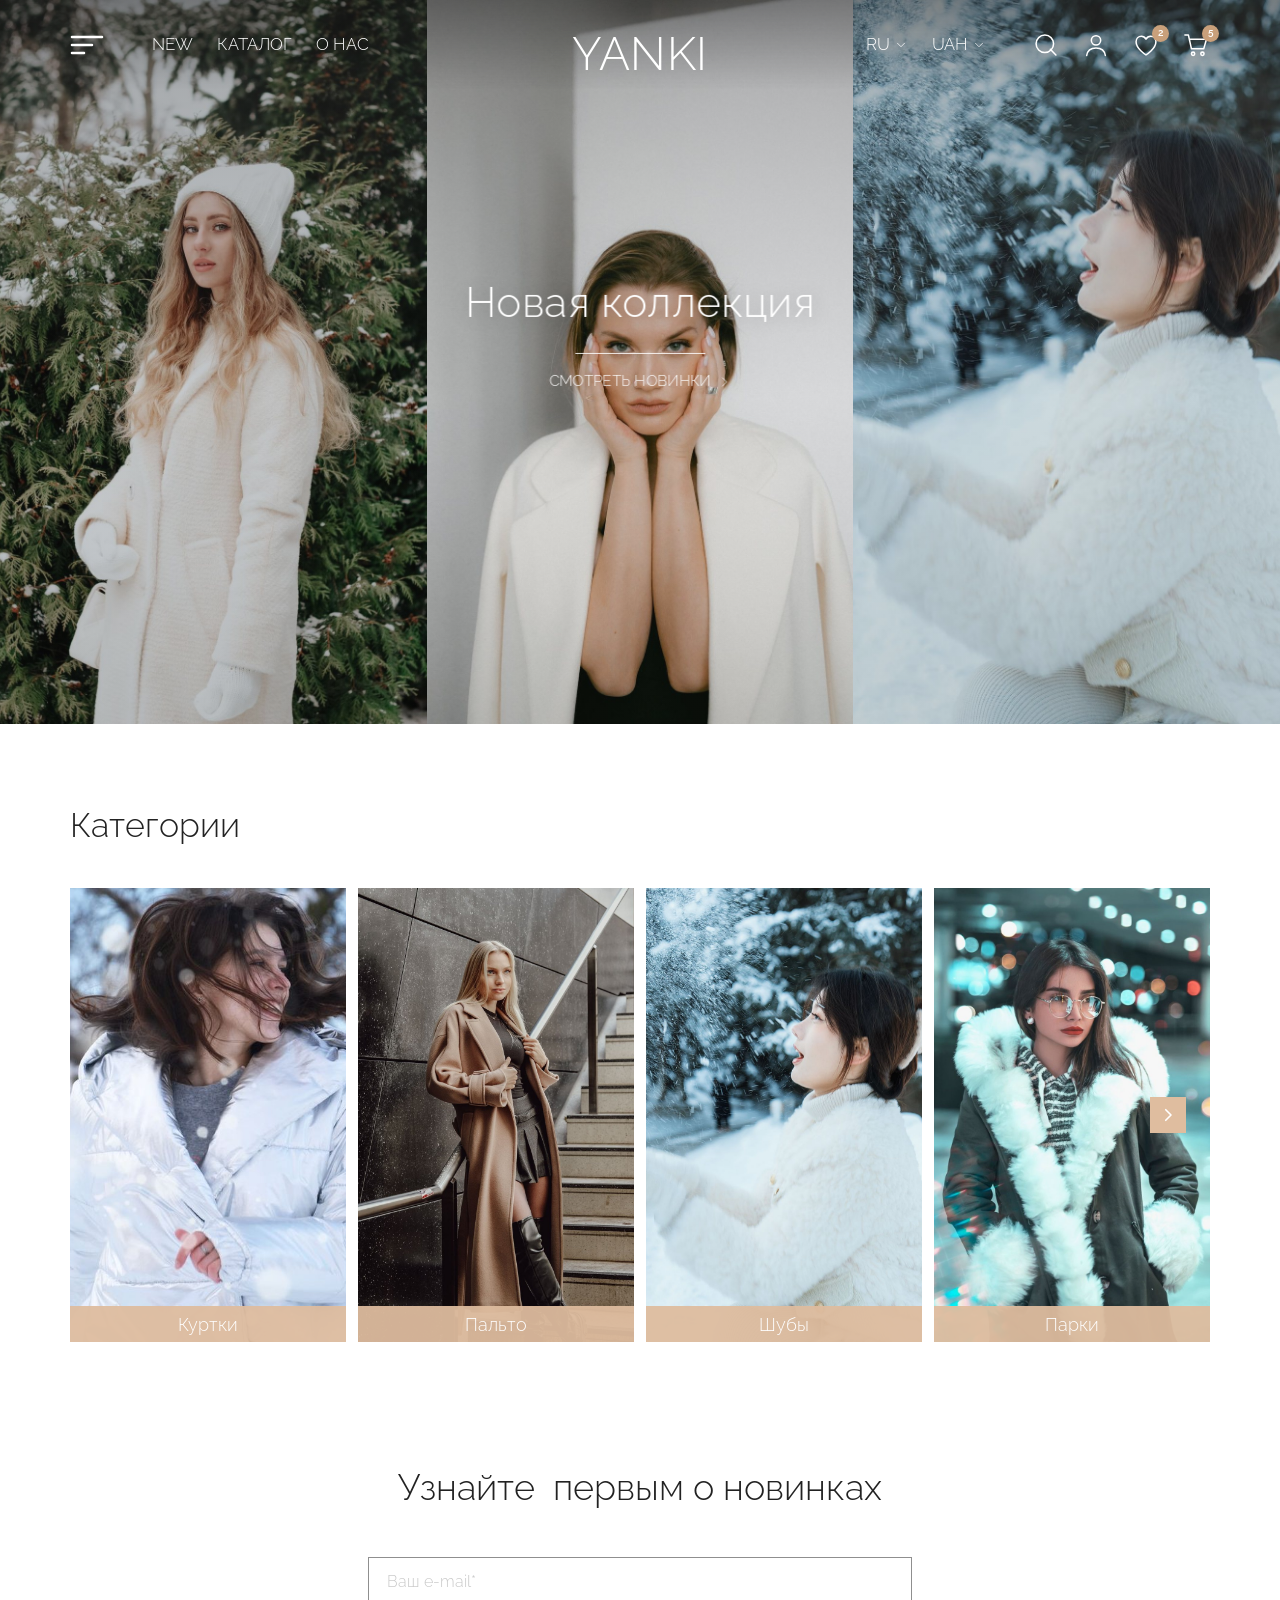
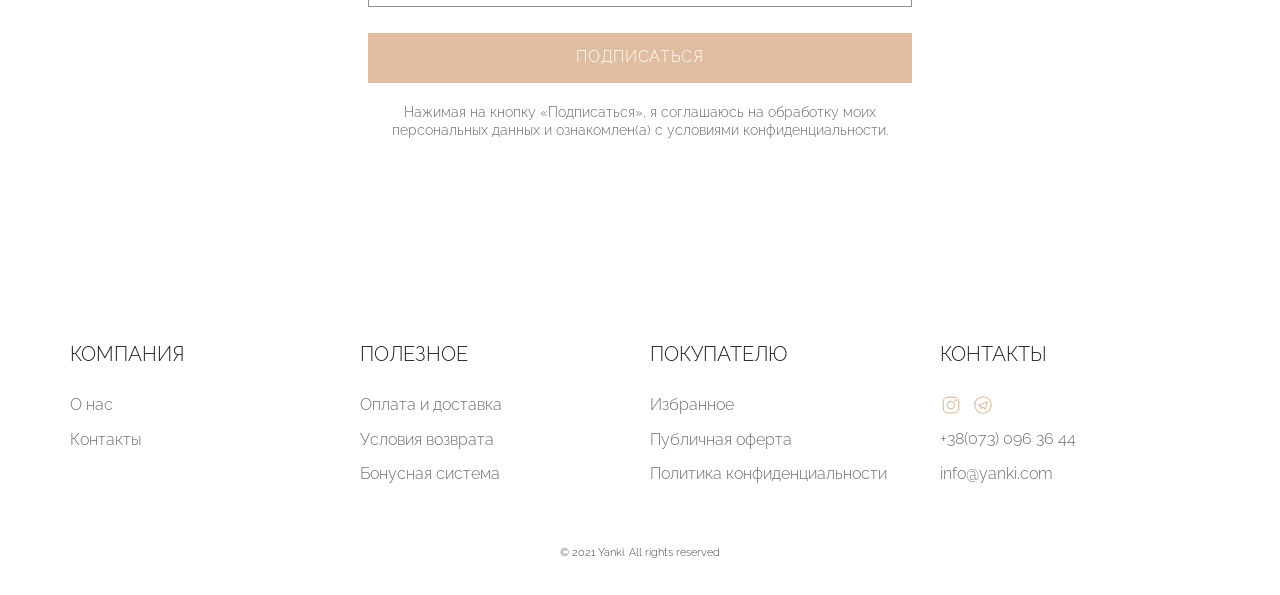
<file: index.html>
<!doctype html>
<html lang="ru">
<head>
  <meta charset="utf-8">
  <meta name="viewport" content="width=device-width, initial-scale=1">
  <meta name="theme-color" content="#dfbd9f">
  <title>YANKI — верхняя одежда для женщин</title>
  <link rel="icon" href="data:image/svg+xml,%3Csvg xmlns='http://www.w3.org/2000/svg' viewBox='0 0 32 32'%3E%3Crect width='32' height='32' fill='%23dfbd9f'/%3E%3Ctext x='16' y='23' font-size='20' text-anchor='middle' fill='%23fff' font-family='serif'%3EY%3C/text%3E%3C/svg%3E">
  <link rel="stylesheet" href="css/styles.css">
</head>
<body data-page="home" data-hero>
  <div id="hdr-slot"></div>
  <main id="page"></main>
  <div id="ftr-slot"></div>
  <script src="js/data.js"></script>
  <script src="js/store.js"></script>
  <script src="js/app.js"></script>
  <script src="js/pages.js"></script>
</body>
</html>
</file>
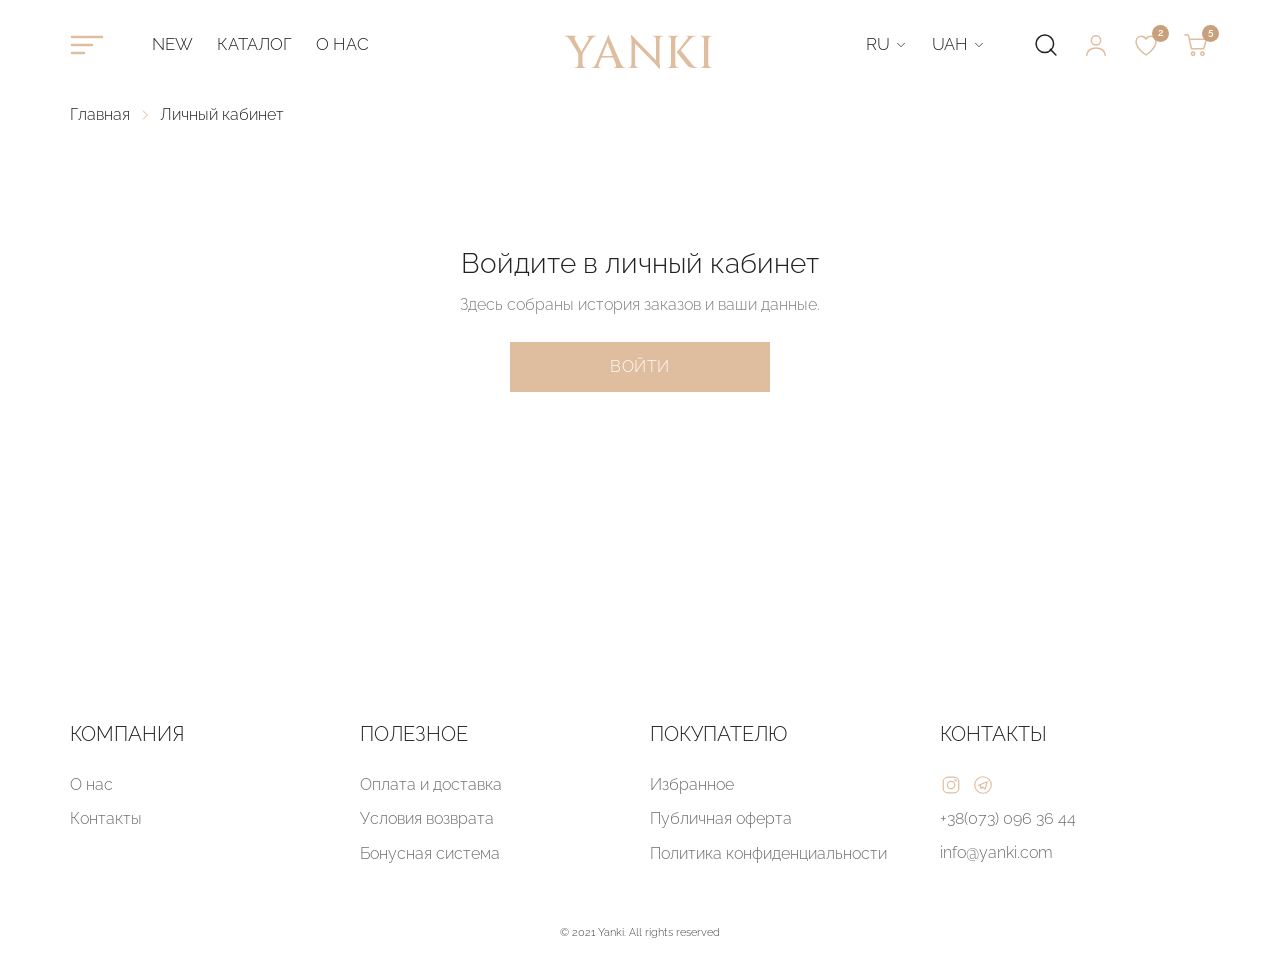
<file: account.html>
<!doctype html>
<html lang="ru">
<head>
  <meta charset="utf-8">
  <meta name="viewport" content="width=device-width, initial-scale=1">
  <meta name="theme-color" content="#dfbd9f">
  <title>Личный кабинет — YANKI</title>
  <link rel="icon" href="data:image/svg+xml,%3Csvg xmlns='http://www.w3.org/2000/svg' viewBox='0 0 32 32'%3E%3Crect width='32' height='32' fill='%23dfbd9f'/%3E%3Ctext x='16' y='23' font-size='20' text-anchor='middle' fill='%23fff' font-family='serif'%3EY%3C/text%3E%3C/svg%3E">
  <link rel="stylesheet" href="css/styles.css">
</head>
<body data-page="account">
  <div id="hdr-slot"></div>
  <main id="page"></main>
  <div id="ftr-slot"></div>
  <script src="js/data.js"></script>
  <script src="js/store.js"></script>
  <script src="js/app.js"></script>
  <script src="js/pages.js"></script>
</body>
</html>
</file>
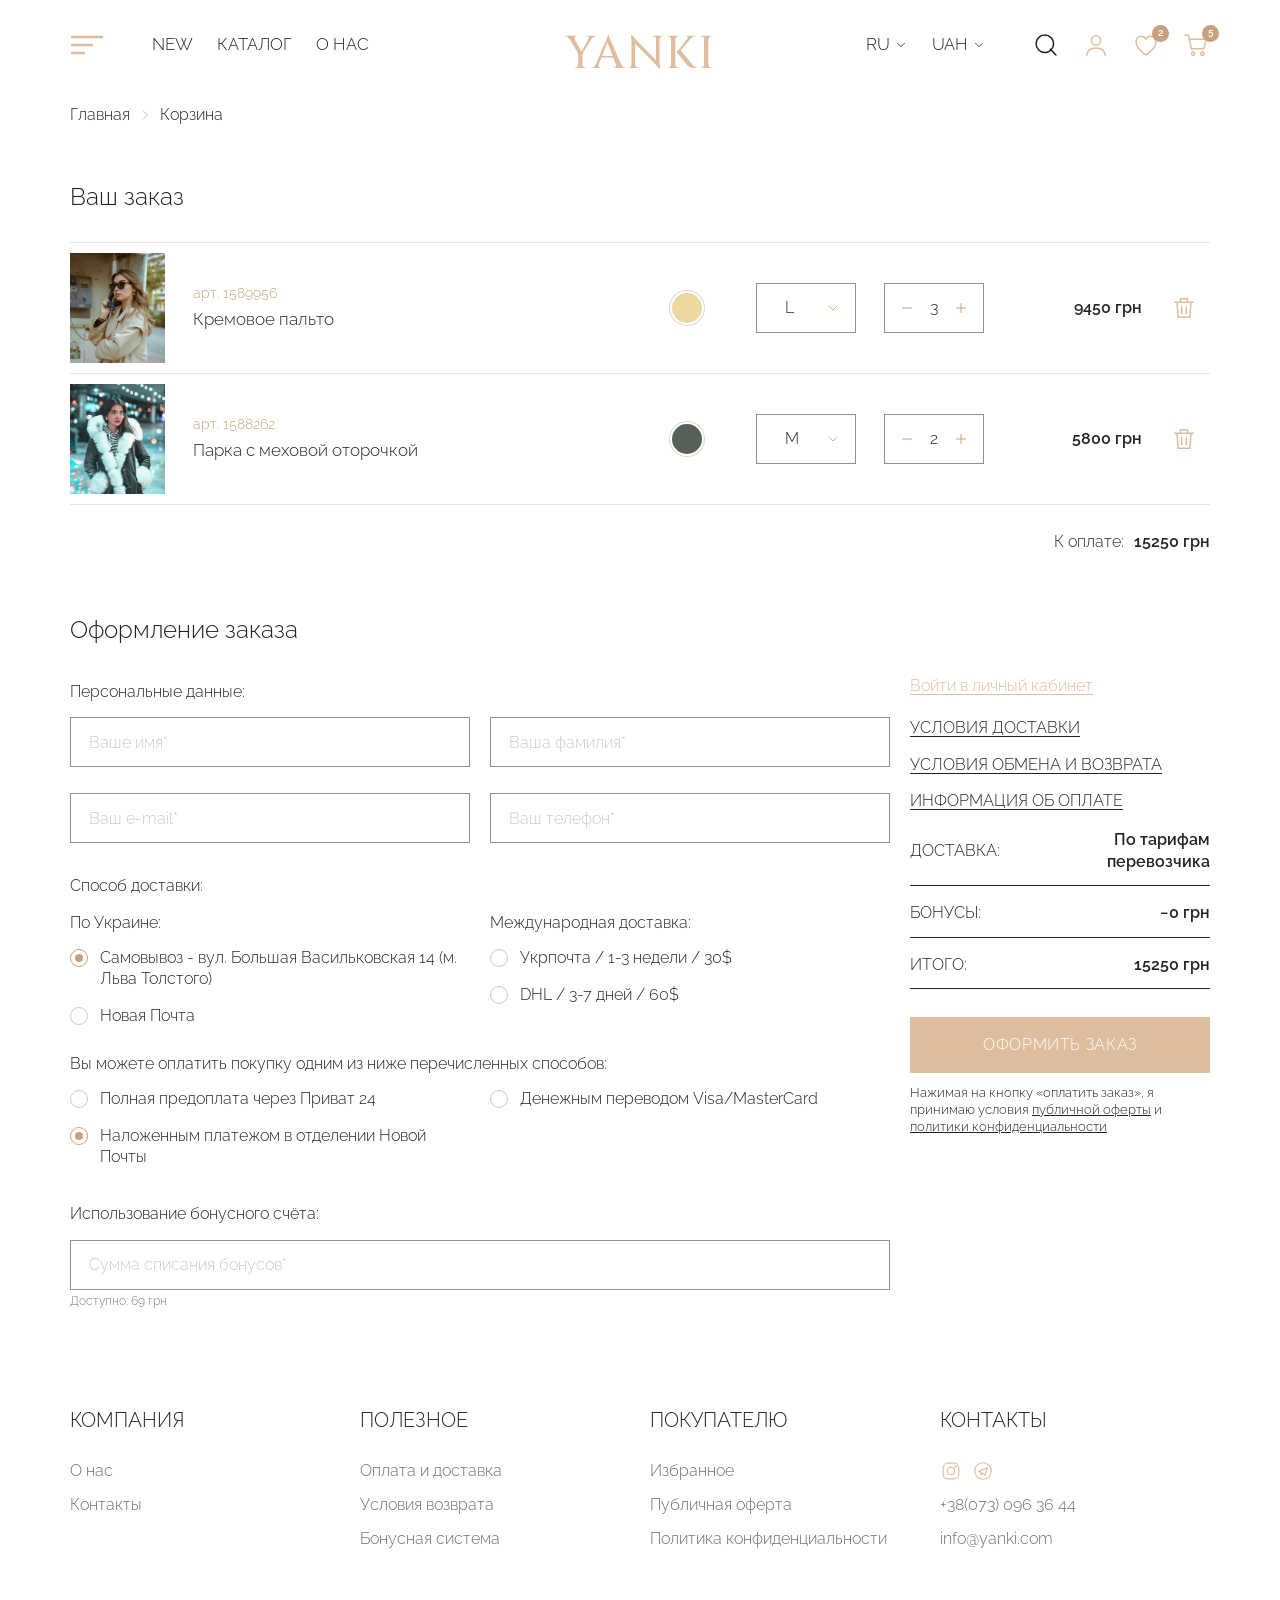
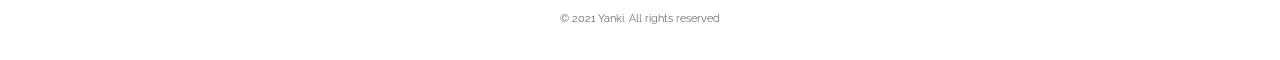
<file: cart.html>
<!doctype html>
<html lang="ru">
<head>
  <meta charset="utf-8">
  <meta name="viewport" content="width=device-width, initial-scale=1">
  <meta name="theme-color" content="#dfbd9f">
  <title>Корзина — YANKI</title>
  <link rel="icon" href="data:image/svg+xml,%3Csvg xmlns='http://www.w3.org/2000/svg' viewBox='0 0 32 32'%3E%3Crect width='32' height='32' fill='%23dfbd9f'/%3E%3Ctext x='16' y='23' font-size='20' text-anchor='middle' fill='%23fff' font-family='serif'%3EY%3C/text%3E%3C/svg%3E">
  <link rel="stylesheet" href="css/styles.css">
</head>
<body data-page="cart">
  <div id="hdr-slot"></div>
  <main id="page"></main>
  <div id="ftr-slot"></div>
  <script src="js/data.js"></script>
  <script src="js/store.js"></script>
  <script src="js/app.js"></script>
  <script src="js/pages.js"></script>
</body>
</html>
</file>
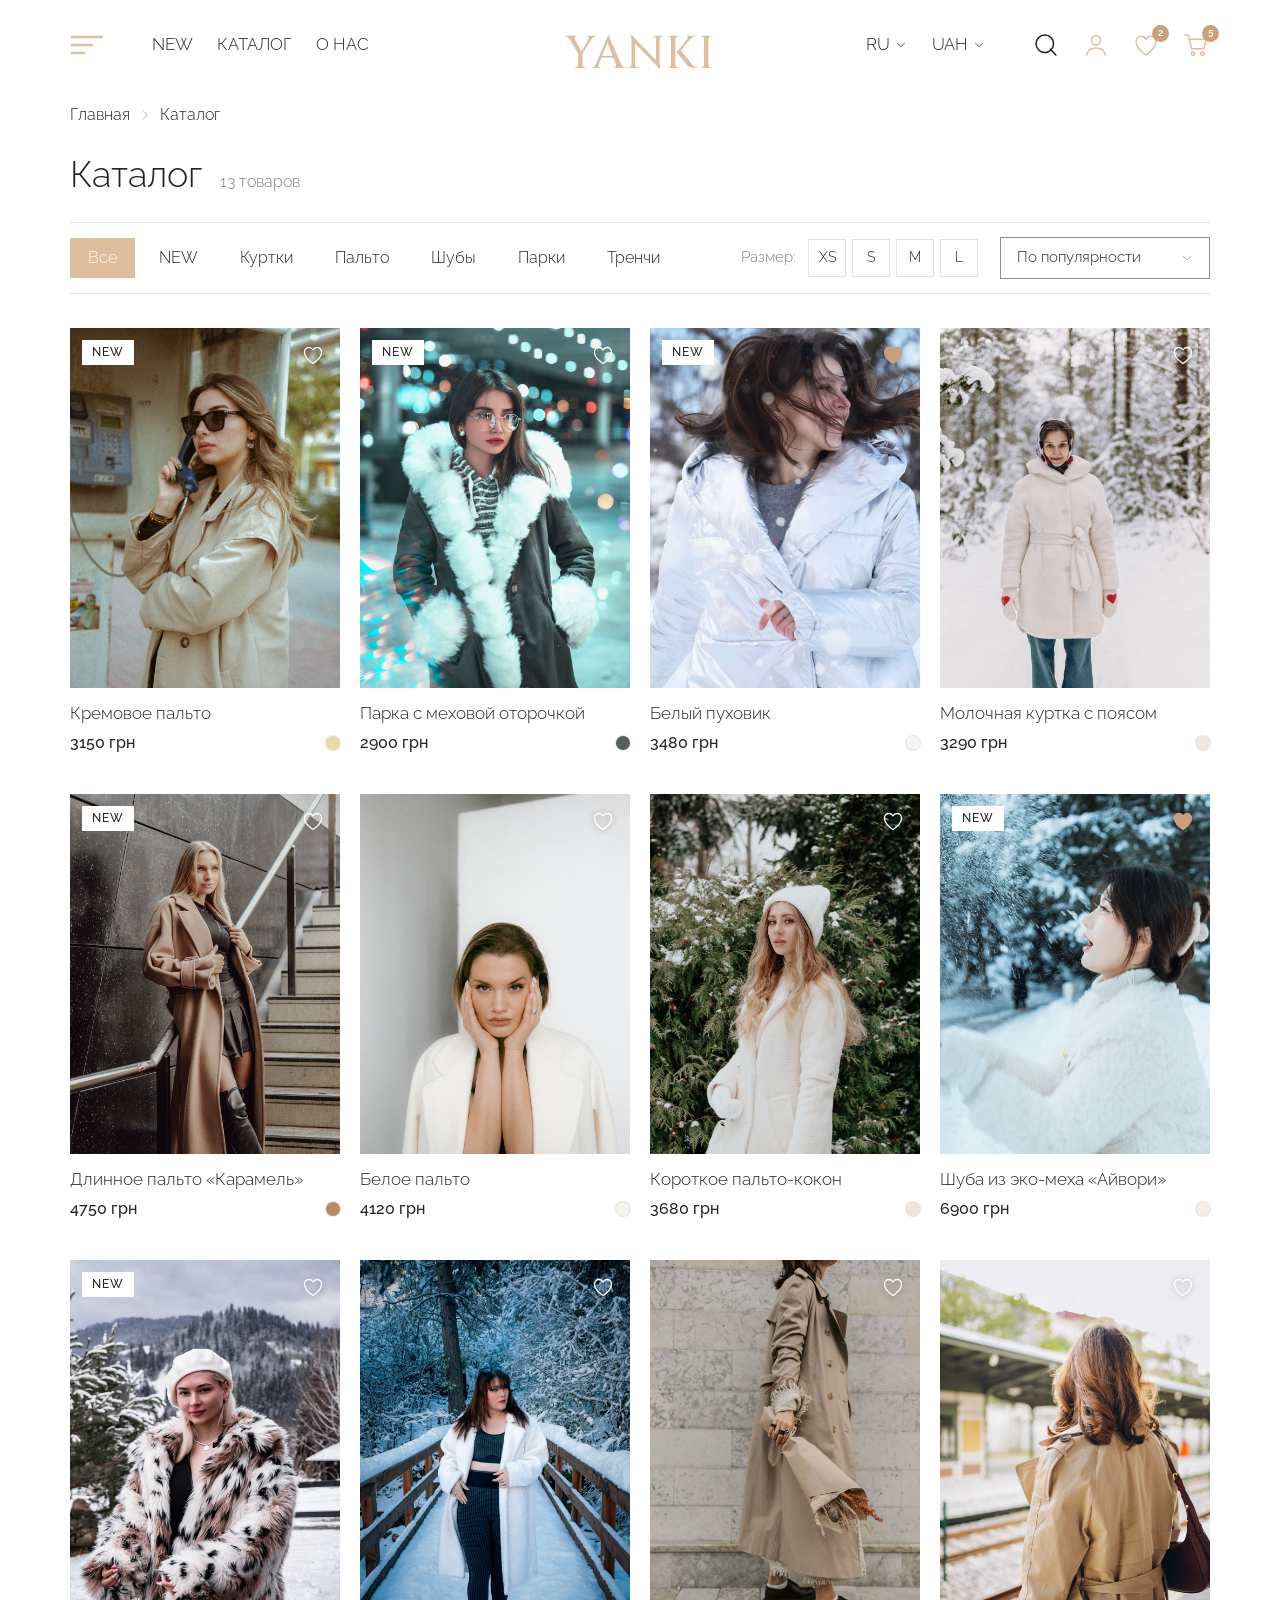
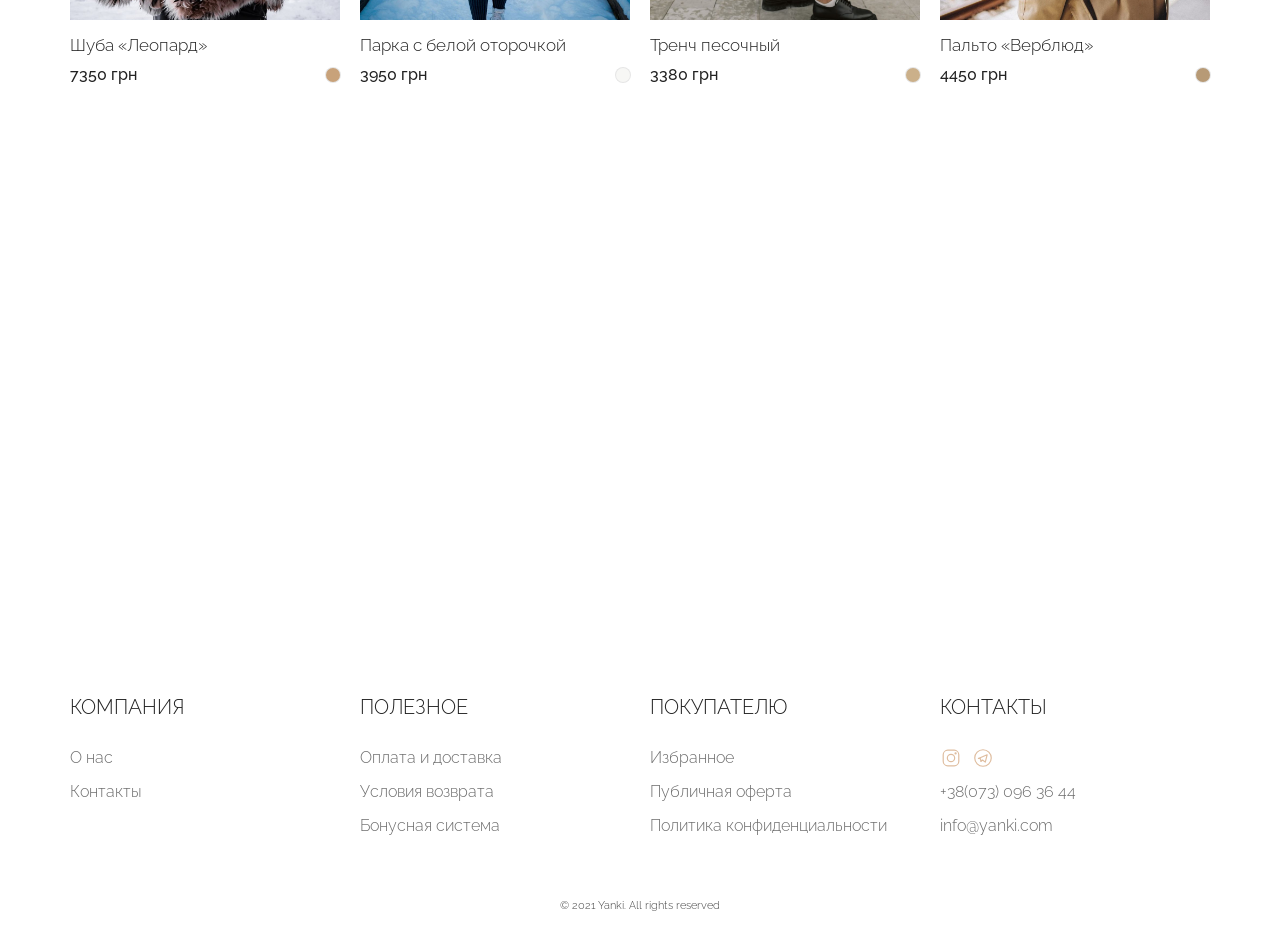
<file: catalog.html>
<!doctype html>
<html lang="ru">
<head>
  <meta charset="utf-8">
  <meta name="viewport" content="width=device-width, initial-scale=1">
  <meta name="theme-color" content="#dfbd9f">
  <title>Каталог — YANKI</title>
  <link rel="icon" href="data:image/svg+xml,%3Csvg xmlns='http://www.w3.org/2000/svg' viewBox='0 0 32 32'%3E%3Crect width='32' height='32' fill='%23dfbd9f'/%3E%3Ctext x='16' y='23' font-size='20' text-anchor='middle' fill='%23fff' font-family='serif'%3EY%3C/text%3E%3C/svg%3E">
  <link rel="stylesheet" href="css/styles.css">
</head>
<body data-page="catalog">
  <div id="hdr-slot"></div>
  <main id="page"></main>
  <div id="ftr-slot"></div>
  <script src="js/data.js"></script>
  <script src="js/store.js"></script>
  <script src="js/app.js"></script>
  <script src="js/pages.js"></script>
</body>
</html>
</file>
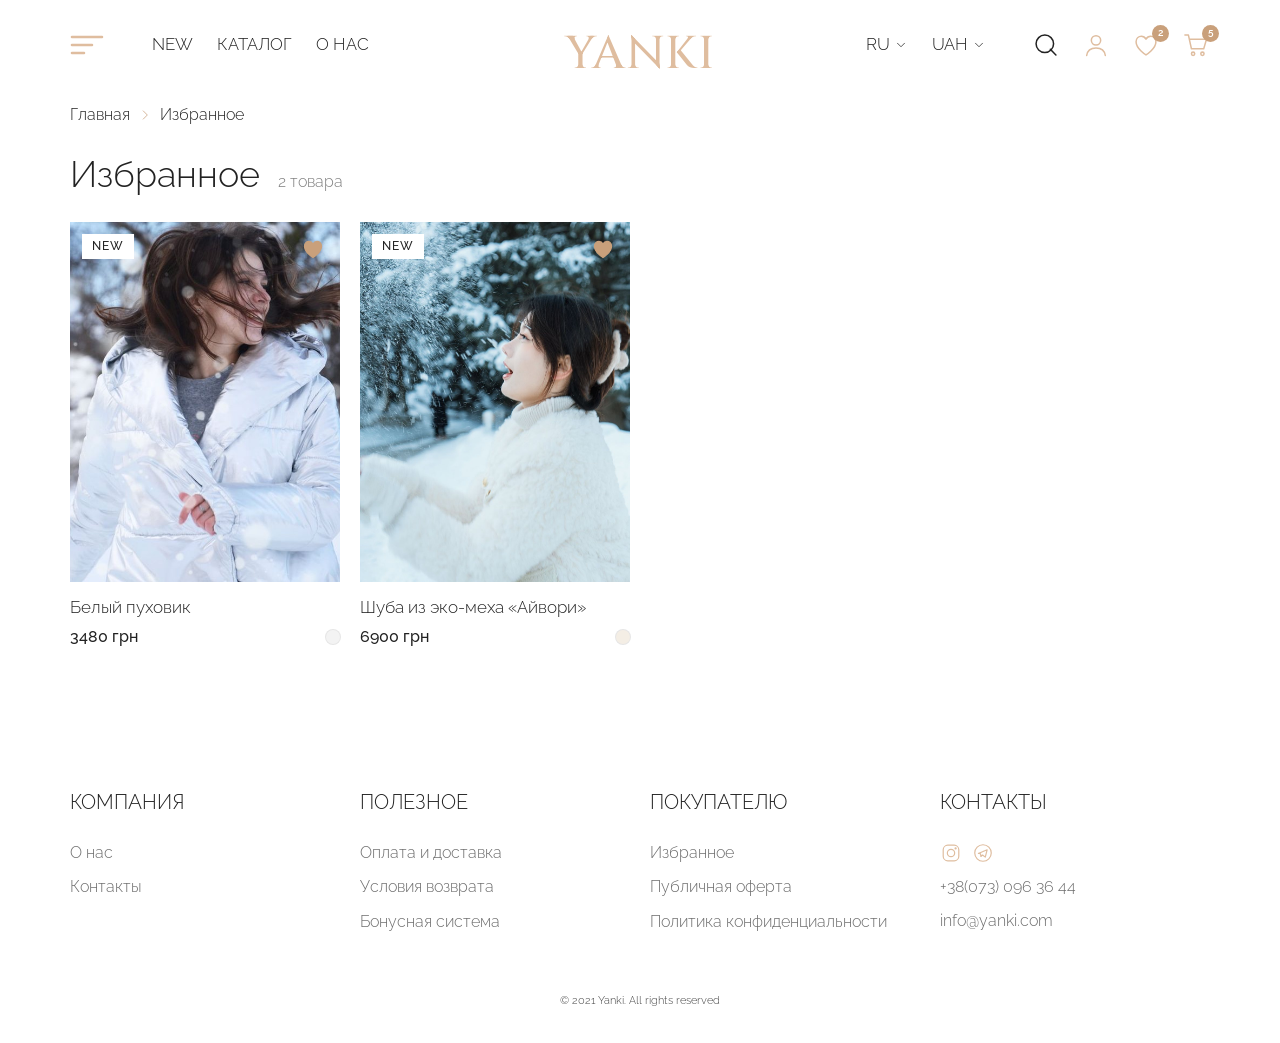
<file: favorites.html>
<!doctype html>
<html lang="ru">
<head>
  <meta charset="utf-8">
  <meta name="viewport" content="width=device-width, initial-scale=1">
  <meta name="theme-color" content="#dfbd9f">
  <title>Избранное — YANKI</title>
  <link rel="icon" href="data:image/svg+xml,%3Csvg xmlns='http://www.w3.org/2000/svg' viewBox='0 0 32 32'%3E%3Crect width='32' height='32' fill='%23dfbd9f'/%3E%3Ctext x='16' y='23' font-size='20' text-anchor='middle' fill='%23fff' font-family='serif'%3EY%3C/text%3E%3C/svg%3E">
  <link rel="stylesheet" href="css/styles.css">
</head>
<body data-page="favorites">
  <div id="hdr-slot"></div>
  <main id="page"></main>
  <div id="ftr-slot"></div>
  <script src="js/data.js"></script>
  <script src="js/store.js"></script>
  <script src="js/app.js"></script>
  <script src="js/pages.js"></script>
</body>
</html>
</file>
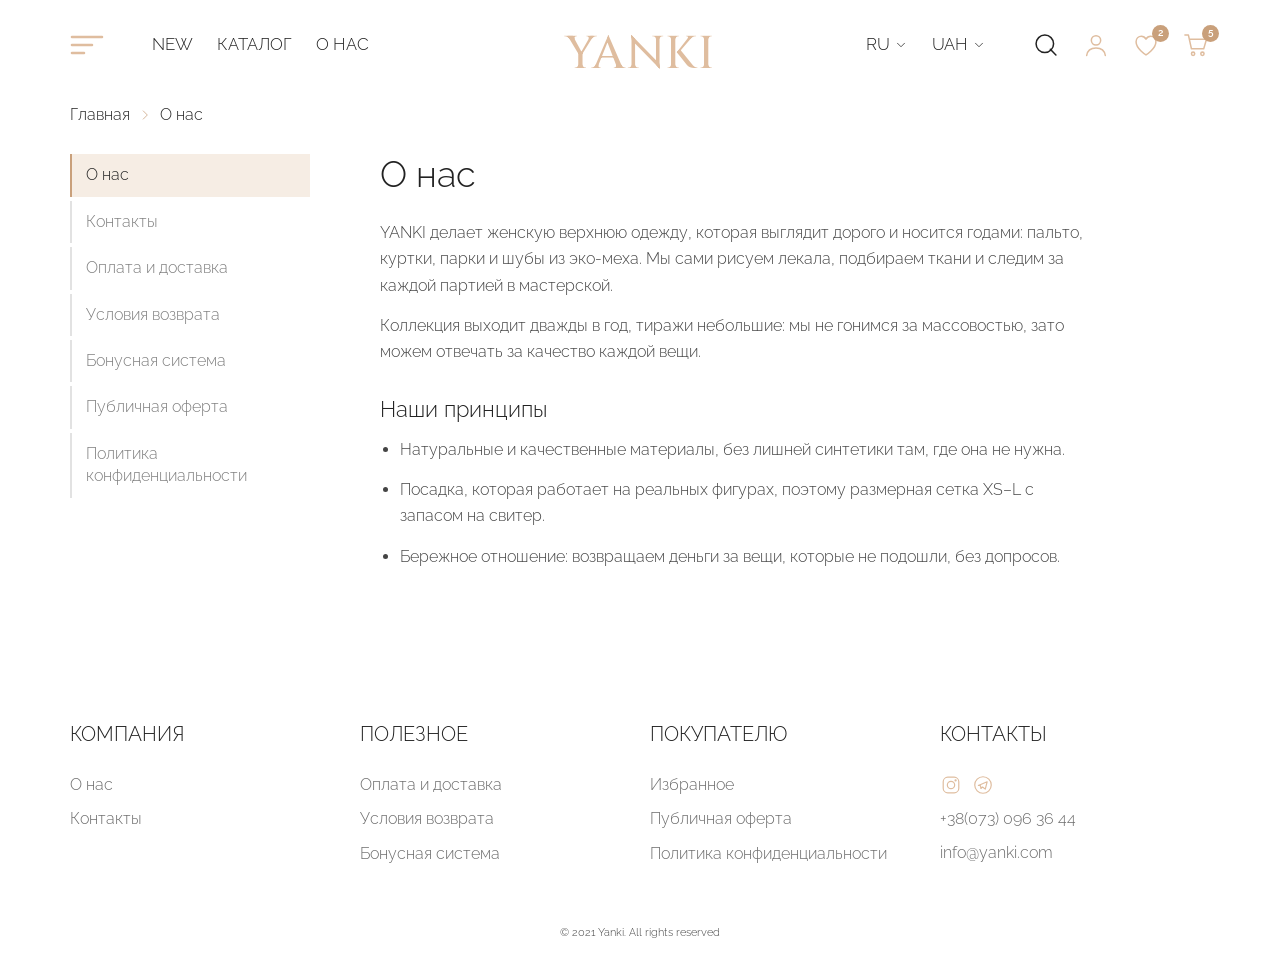
<file: info.html>
<!doctype html>
<html lang="ru">
<head>
  <meta charset="utf-8">
  <meta name="viewport" content="width=device-width, initial-scale=1">
  <meta name="theme-color" content="#dfbd9f">
  <title>Информация — YANKI</title>
  <link rel="icon" href="data:image/svg+xml,%3Csvg xmlns='http://www.w3.org/2000/svg' viewBox='0 0 32 32'%3E%3Crect width='32' height='32' fill='%23dfbd9f'/%3E%3Ctext x='16' y='23' font-size='20' text-anchor='middle' fill='%23fff' font-family='serif'%3EY%3C/text%3E%3C/svg%3E">
  <link rel="stylesheet" href="css/styles.css">
</head>
<body data-page="info">
  <div id="hdr-slot"></div>
  <main id="page"></main>
  <div id="ftr-slot"></div>
  <script src="js/data.js"></script>
  <script src="js/store.js"></script>
  <script src="js/app.js"></script>
  <script src="js/pages.js"></script>
</body>
</html>
</file>
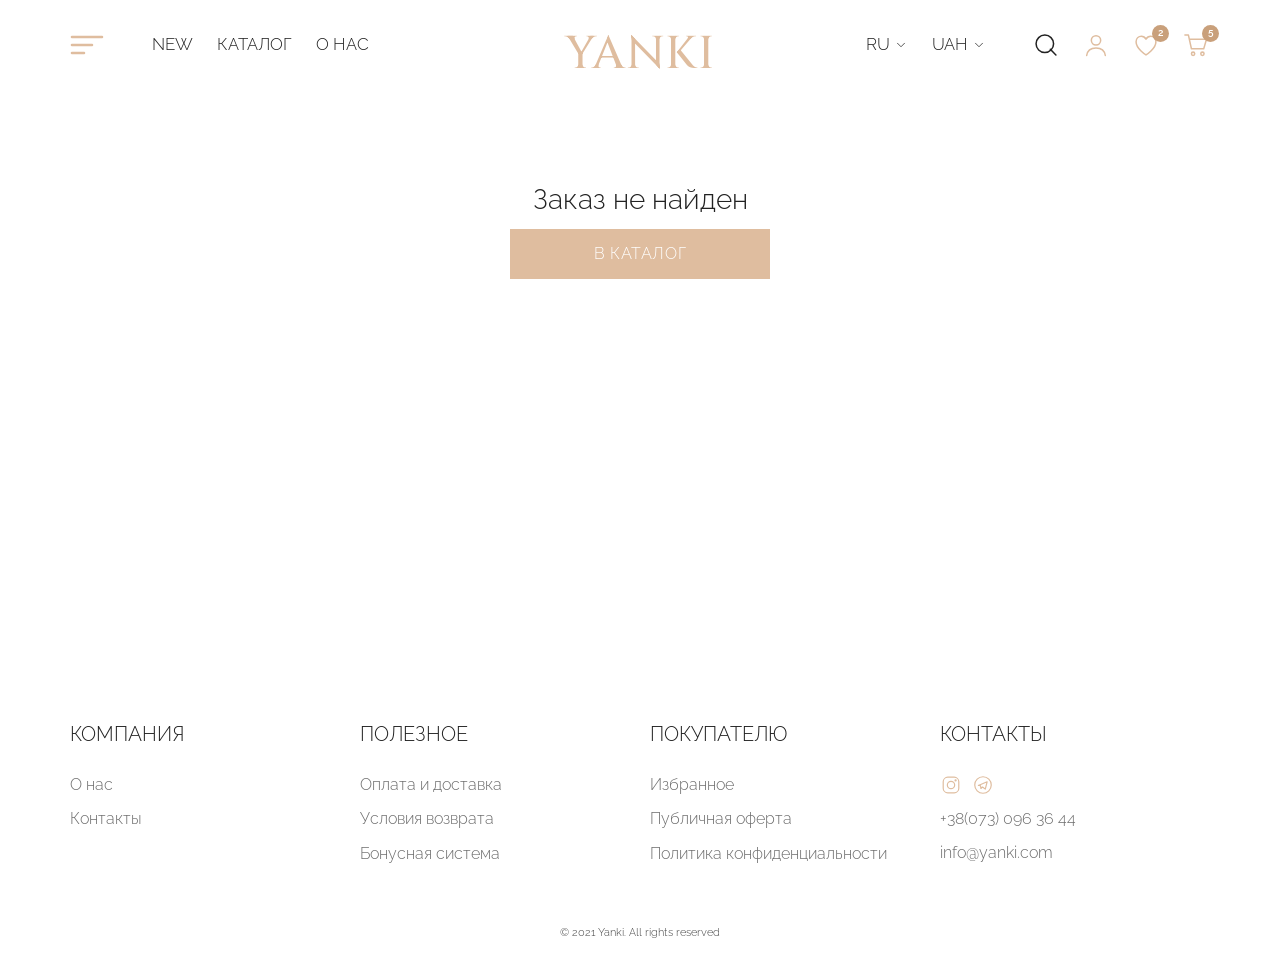
<file: order-success.html>
<!doctype html>
<html lang="ru">
<head>
  <meta charset="utf-8">
  <meta name="viewport" content="width=device-width, initial-scale=1">
  <meta name="theme-color" content="#dfbd9f">
  <title>Заказ оформлен — YANKI</title>
  <link rel="icon" href="data:image/svg+xml,%3Csvg xmlns='http://www.w3.org/2000/svg' viewBox='0 0 32 32'%3E%3Crect width='32' height='32' fill='%23dfbd9f'/%3E%3Ctext x='16' y='23' font-size='20' text-anchor='middle' fill='%23fff' font-family='serif'%3EY%3C/text%3E%3C/svg%3E">
  <link rel="stylesheet" href="css/styles.css">
</head>
<body data-page="success">
  <div id="hdr-slot"></div>
  <main id="page"></main>
  <div id="ftr-slot"></div>
  <script src="js/data.js"></script>
  <script src="js/store.js"></script>
  <script src="js/app.js"></script>
  <script src="js/pages.js"></script>
</body>
</html>
</file>
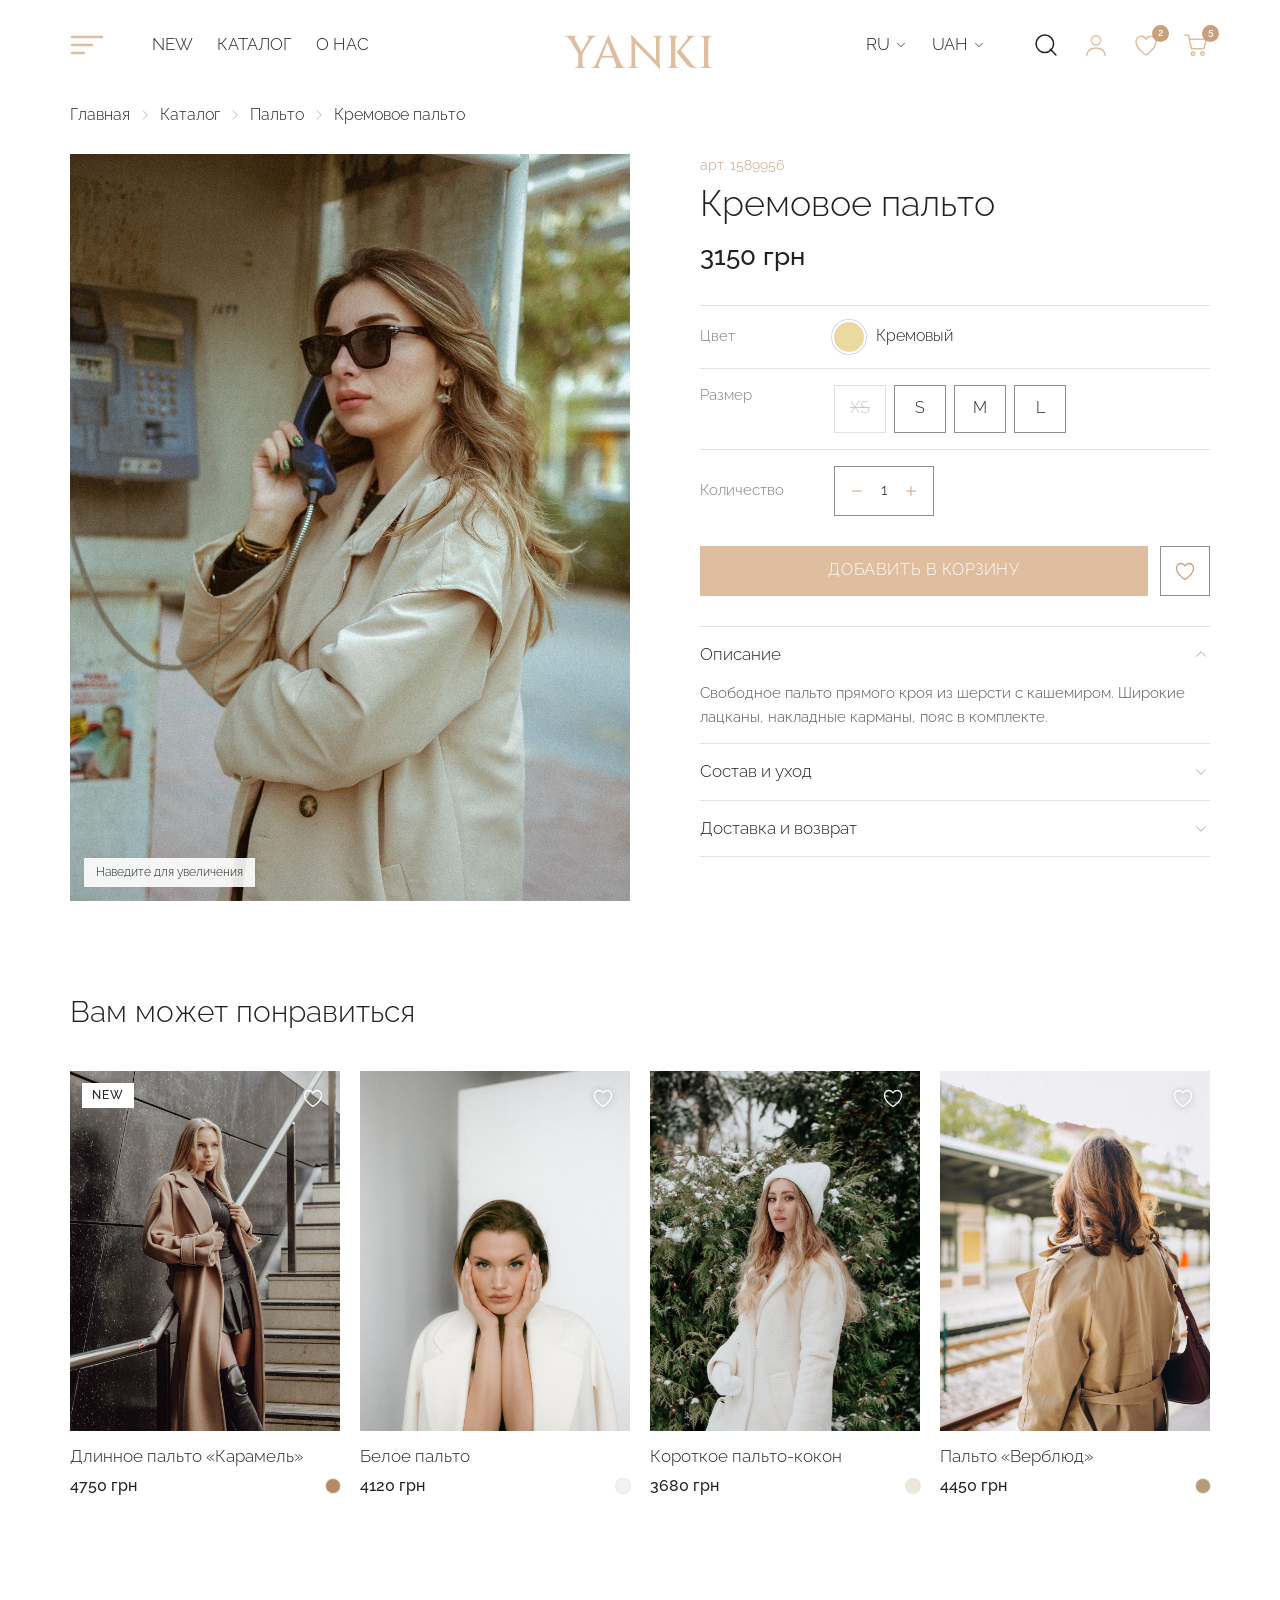
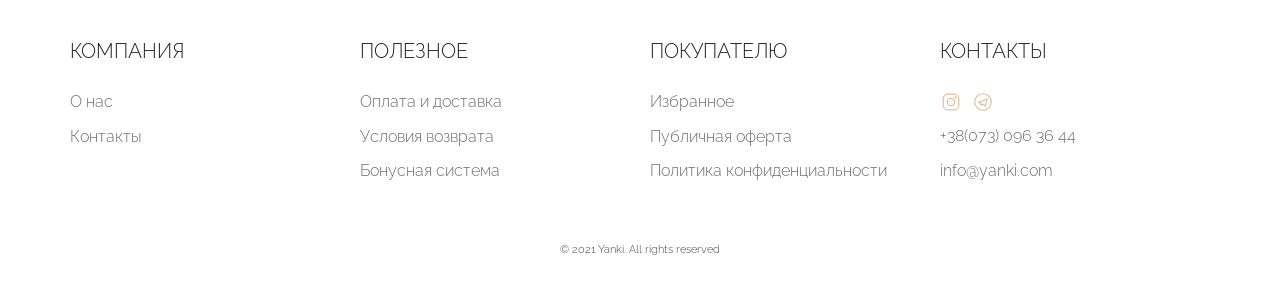
<file: product.html>
<!doctype html>
<html lang="ru">
<head>
  <meta charset="utf-8">
  <meta name="viewport" content="width=device-width, initial-scale=1">
  <meta name="theme-color" content="#dfbd9f">
  <title>Товар — YANKI</title>
  <link rel="icon" href="data:image/svg+xml,%3Csvg xmlns='http://www.w3.org/2000/svg' viewBox='0 0 32 32'%3E%3Crect width='32' height='32' fill='%23dfbd9f'/%3E%3Ctext x='16' y='23' font-size='20' text-anchor='middle' fill='%23fff' font-family='serif'%3EY%3C/text%3E%3C/svg%3E">
  <link rel="stylesheet" href="css/styles.css">
</head>
<body data-page="product">
  <div id="hdr-slot"></div>
  <main id="page"></main>
  <div id="ftr-slot"></div>
  <script src="js/data.js"></script>
  <script src="js/store.js"></script>
  <script src="js/app.js"></script>
  <script src="js/pages.js"></script>
</body>
</html>
</file>
<file: css/styles.css>
@import url('fonts.css');

/* ---------- токены ---------- */
:root {
  --beige: #dfbd9f;
  --beige-d: #c9a07b;
  --beige-soft: #f6ede4;
  --ink: #222;
  --muted: #7d7d7d;
  --faint: #c9c9c9;
  --line: #e2e2e2;
  --field: #8f8f8f;
  --bad: #c4584c;
  --bg: #fff;
  --wrap: 1140px;
  --hdr: 90px;
  --e: cubic-bezier(.22, .8, .24, 1);
  --spring: cubic-bezier(.34, 1.56, .64, 1);
  --font: 'Raleway', system-ui, -apple-system, 'Segoe UI', sans-serif;
  --serif: 'Cinzel', 'Times New Roman', serif;
}

* { box-sizing: border-box; -webkit-tap-highlight-color: transparent; }
html { -webkit-text-size-adjust: 100%; scroll-behavior: smooth; }
body { margin: 0; font-family: var(--font); font-weight: 300; font-size: 16px; line-height: 1.4; color: var(--ink); background: var(--bg); -webkit-font-smoothing: antialiased; }
body.lock { overflow: hidden; }
img { display: block; max-width: 100%; }
a { color: inherit; text-decoration: none; }
button { font: inherit; color: inherit; background: none; border: 0; padding: 0; cursor: pointer; }
input, select, textarea { font: inherit; color: inherit; }
h1, h2, h3, p { margin: 0; }
ul { margin: 0; padding: 0; }
.wrap { width: min(var(--wrap), calc(100% - 48px)); margin: 0 auto; }
.m-only { display: none; }
@view-transition { navigation: auto; }

/* ---------- шапка ---------- */
.hdr { position: fixed; z-index: 60; top: 0; left: 0; right: 0; height: var(--hdr); color: var(--ink); background: rgba(255, 255, 255, .97); transition: background .4s var(--e), color .4s var(--e), box-shadow .4s, height .4s var(--e); }
.hdr.scrolled { height: 70px; box-shadow: 0 1px 0 var(--line); background: rgba(255, 255, 255, .97); }
.hdr.over:not(.scrolled) { background: linear-gradient(rgba(0, 0, 0, .28), transparent); color: #fff; box-shadow: none; }
.hdr-in { width: min(var(--wrap), calc(100% - 48px)); height: 100%; margin: 0 auto; display: grid; grid-template-columns: 1fr auto 1fr; align-items: center; }
.hl { display: flex; align-items: center; gap: 48px; }
.hr { display: flex; align-items: center; justify-content: flex-end; gap: 36px; }
.hd-only { display: flex; align-items: center; gap: 4px; }
.burger { width: 34px; height: 24px; color: var(--beige); transition: transform .3s var(--spring), color .3s; }
.hdr.over:not(.scrolled) .burger { color: #fff; }
.burger:hover { transform: scaleX(1.12); transform-origin: left; }
.hnav { display: flex; gap: 24px; font-size: 17px; }
.hnav a, .link { position: relative; }
.hnav a::after { content: ''; position: absolute; left: 0; right: 0; bottom: -4px; height: 1px; background: currentColor; transform: scaleX(0); transform-origin: left; transition: transform .35s var(--e); }
.hnav a:hover::after { transform: scaleX(1); }
.logo { position: relative; display: block; width: 190px; height: 46px; }
.logo span { position: absolute; inset: 0; display: grid; place-items: center; transition: opacity .45s var(--e), transform .45s var(--e); white-space: nowrap; }
.l-sans { font-size: 46px; font-weight: 300; letter-spacing: .01em; color: #fff; }
.l-serif { font-family: var(--serif); font-size: 46px; font-weight: 500; letter-spacing: .02em; color: var(--beige); opacity: 0; transform: translateY(6px); }
.hdr:not(.over) .l-sans, .hdr.scrolled .l-sans { opacity: 0; transform: translateY(-6px); }
.hdr:not(.over) .l-serif, .hdr.scrolled .l-serif { opacity: 1; transform: none; }
.hdr.scrolled .logo { transform: scale(.82); }
.logo { transition: transform .4s var(--e); }
.icons { display: flex; align-items: center; gap: 22px; }
.hi { position: relative; display: grid; place-items: center; width: 28px; height: 28px; color: var(--beige); transition: transform .3s var(--spring), color .3s; }
#bSearch { color: var(--ink); }
.hdr.over:not(.scrolled) .hi, .hdr.over:not(.scrolled) #bSearch { color: #fff; }
.hi svg { width: 28px; height: 28px; }
.hi:hover { transform: translateY(-2px) scale(1.08); }
.cnt { position: absolute; top: -6px; right: -9px; min-width: 17px; height: 17px; padding: 0 4px; border-radius: 9px; background: var(--beige-d); color: #fff; font-size: 10px; font-weight: 600; display: grid; place-items: center; }
.cnt.bump { animation: bump .5s var(--spring); }
@keyframes bump { 40% { transform: scale(1.6); } 100% { transform: scale(1); } }

.dd { position: relative; }
.dd-btn { display: flex; align-items: center; gap: 4px; padding: 8px 10px; font-size: 17px; }
.dd-btn svg { width: 14px; height: 14px; transition: transform .3s var(--e); }
.dd.open .dd-btn svg { transform: rotate(180deg); }
.dd-menu { position: absolute; top: calc(100% + 4px); left: 0; min-width: 160px; background: #fff; color: var(--ink); box-shadow: 0 12px 34px rgba(0, 0, 0, .14); padding: 6px 0; opacity: 0; transform: translateY(-8px); pointer-events: none; transition: opacity .25s, transform .3s var(--e); z-index: 5; }
.dd.open .dd-menu { opacity: 1; transform: none; pointer-events: auto; }
.dd-menu button { display: block; width: 100%; text-align: left; padding: 10px 18px; font-size: 15px; transition: background .2s, color .2s; }
.dd-menu button:hover:not(:disabled) { background: var(--beige-soft); }
.dd-menu button:disabled { color: var(--faint); cursor: default; }

main { padding-top: var(--hdr); min-height: 70vh; }
body[data-hero] main { padding-top: 0; }

/* ---------- слои ---------- */
.scrim { position: fixed; inset: 0; z-index: 70; background: rgba(20, 15, 10, .45); opacity: 0; pointer-events: none; transition: opacity .35s; }
.scrim.open { opacity: 1; pointer-events: auto; }
.x { position: absolute; top: 18px; right: 18px; width: 34px; height: 34px; color: var(--ink); transition: transform .35s var(--e); }
.x svg { width: 100%; height: 100%; }
.x:hover { transform: rotate(90deg); }
.drawer { position: fixed; z-index: 80; top: 0; left: 0; bottom: 0; width: min(380px, 88vw); background: #fff; padding: 36px 36px 28px; transform: translateX(-102%); transition: transform .5s var(--e); overflow-y: auto; }
.drawer.open { transform: none; }
.dr-t { font-size: 14px; letter-spacing: .14em; color: var(--beige-d); margin-bottom: 26px; }
.dr-nav { display: flex; flex-direction: column; }
.dr-nav a { padding: 11px 0; font-size: 22px; border-bottom: 1px solid var(--line); transition: padding-left .3s var(--e), color .2s; }
.dr-nav a:hover { padding-left: 10px; color: var(--beige-d); }
.dr-nav a.sub { font-size: 17px; padding-left: 18px; color: var(--muted); }
.drawer.open .dr-nav a { animation: slideIn .5s var(--e) both; }
.drawer.open .dr-nav a:nth-child(n) { animation-delay: calc(var(--n, 0) * 40ms + 150ms); }
@keyframes slideIn { from { opacity: 0; transform: translateX(-16px); } to { opacity: 1; transform: none; } }
.dr-cur { margin-top: 24px; gap: 10px; }
.dr-cur button { padding: 8px 16px; border: 1px solid var(--line); }
.search { position: fixed; z-index: 80; top: 0; left: 0; right: 0; background: #fff; padding: 34px 0 40px; transform: translateY(-104%); transition: transform .5s var(--e); max-height: 90vh; overflow-y: auto; }
.search.open { transform: none; }
.s-row { position: relative; display: flex; align-items: center; gap: 16px; border-bottom: 1px solid var(--ink); padding-bottom: 12px; }
.s-row .x { position: static; width: 30px; height: 30px; flex: none; }
.s-ic { width: 30px; height: 30px; color: var(--beige-d); flex: none; }
.s-ic svg { width: 100%; height: 100%; }
#sInput { flex: 1; min-width: 0; border: 0; outline: 0; font-size: 28px; font-weight: 300; background: none; }
.s-res { display: grid; grid-template-columns: repeat(3, 1fr); gap: 4px 28px; padding-top: 18px; min-height: 80px; }
.s-hint { grid-column: 1 / -1; color: var(--muted); padding: 18px 0; }
.s-item { display: grid; grid-template-columns: 62px 1fr auto; gap: 16px; align-items: center; padding: 10px 0; animation: slideIn .4s var(--e) both; }
.s-item img { width: 62px; height: 78px; object-fit: cover; }
.s-item em { font-style: normal; font-weight: 500; }
.s-item:hover span { color: var(--beige-d); }
.modal { position: fixed; z-index: 85; inset: 0; display: grid; place-items: center; padding: 20px; opacity: 0; pointer-events: none; transition: opacity .3s; }
.modal.open { opacity: 1; pointer-events: auto; }
.m-box { position: relative; width: min(420px, 100%); background: #fff; padding: 40px 36px 30px; transform: translateY(24px) scale(.96); transition: transform .5s var(--spring); }
.modal.open .m-box { transform: none; }
.m-tabs { display: flex; gap: 28px; margin-bottom: 24px; border-bottom: 1px solid var(--line); }
.m-tabs button { padding: 0 0 12px; font-size: 18px; color: var(--muted); position: relative; }
.m-tabs button.on { color: var(--ink); }
.m-tabs button.on::after { content: ''; position: absolute; left: 0; right: 0; bottom: -1px; height: 2px; background: var(--beige); }
#authForm .up-only { display: none; }
#authForm.up .up-only { display: block; }
.hint { color: var(--muted); font-size: 13px; line-height: 1.4; margin-top: 14px; }
.mini { position: fixed; z-index: 90; top: 84px; right: max(24px, calc((100vw - var(--wrap)) / 2)); width: 330px; background: #fff; box-shadow: 0 20px 50px rgba(0, 0, 0, .2); padding: 18px; transform: translateY(-14px); opacity: 0; pointer-events: none; transition: opacity .3s, transform .45s var(--e); }
.mini.open { opacity: 1; transform: none; pointer-events: auto; }
.mi-h { font-size: 13px; letter-spacing: .08em; text-transform: uppercase; color: var(--beige-d); margin-bottom: 12px; }
.mi-b { display: grid; grid-template-columns: 64px 1fr; gap: 14px; margin-bottom: 14px; }
.mi-b img { width: 64px; height: 80px; object-fit: cover; }
.mi-b b { display: block; font-weight: 500; }
.mi-b span { display: block; color: var(--muted); font-size: 14px; margin: 2px 0 6px; }
.mi-b em { font-style: normal; font-weight: 500; }
.toast { position: fixed; z-index: 120; left: 50%; bottom: 28px; max-width: min(420px, 90vw); padding: 14px 22px; background: rgba(34, 34, 34, .94); color: #fff; font-size: 14px; transform: translate(-50%, 20px); opacity: 0; pointer-events: none; transition: opacity .3s, transform .45s var(--spring); }
.toast.show { opacity: 1; transform: translate(-50%, 0); }

/* ---------- кнопки и поля ---------- */
.btn { position: relative; overflow: hidden; display: inline-flex; align-items: center; justify-content: center; gap: 8px; width: 100%; height: 50px; padding: 0 28px; background: var(--beige); color: #fff; font-size: 16px; letter-spacing: .04em; transition: transform .25s var(--spring), box-shadow .3s; z-index: 0; }
.btn::before { content: ''; position: absolute; inset: 0; background: var(--beige-d); transform: translateX(-101%); transition: transform .5s var(--e); z-index: -1; }
.btn:hover::before { transform: none; }
.btn:active { transform: scale(.985); }
.btn.sm { height: 42px; font-size: 14px; }
.btn.ghost { background: #fff; color: var(--ink); box-shadow: inset 0 0 0 1px var(--ink); }
.btn.ghost::before { background: var(--ink); }
.btn.ghost:hover { color: #fff; }
.btn[disabled] { pointer-events: none; opacity: .75; }
.btn.load::after { content: ''; width: 18px; height: 18px; border: 2px solid rgba(255, 255, 255, .5); border-top-color: #fff; border-radius: 50%; animation: spin .7s linear infinite; margin-left: 8px; }
@keyframes spin { to { transform: rotate(360deg); } }
.btn svg { width: 18px; height: 18px; }
.btn.ok::before { transform: none; }
.fld { position: relative; display: block; margin-bottom: 26px; }
.fld input { width: 100%; height: 50px; padding: 0 18px; border: 1px solid var(--field); border-radius: 0; background: #fff; font-size: 16px; outline: 0; transition: border-color .25s, box-shadow .25s; }
.fld input::placeholder { color: var(--faint); }
.fld input:focus { border-color: var(--beige-d); box-shadow: 0 0 0 3px rgba(223, 189, 159, .3); }
.fld input.bad { border-color: var(--bad); animation: shake .35s; }
@keyframes shake { 20%, 60% { transform: translateX(-5px); } 40%, 80% { transform: translateX(5px); } }
.err { position: absolute; left: 0; top: calc(100% + 3px); font-size: 12px; color: var(--bad); }
.hintb { position: absolute; left: 0; top: calc(100% + 3px); font-size: 12px; color: var(--muted); }
.fld:has(.err:not(:empty)) .hintb { display: none; }
.fld .err:empty { display: none; }
.two { display: grid; grid-template-columns: 1fr 1fr; gap: 0 20px; }
.four { display: grid; grid-template-columns: repeat(4, 1fr); gap: 0 20px; }
.lbl2 { margin: 6px 0 14px; font-size: 16px; }
.sub-l { margin-bottom: 14px; }

.rad { position: relative; display: flex; align-items: flex-start; gap: 12px; margin-bottom: 16px; cursor: pointer; line-height: 1.3; }
.rad input { position: absolute; opacity: 0; }
.rad i { flex: none; width: 18px; height: 18px; margin-top: 1px; border-radius: 50%; border: 1px solid var(--faint); display: grid; place-items: center; transition: border-color .25s; }
.rad i::after { content: ''; width: 8px; height: 8px; border-radius: 50%; background: var(--beige-d); transform: scale(0); transition: transform .35s var(--spring); }
.rad input:checked + i { border-color: var(--beige-d); }
.rad input:checked + i::after { transform: scale(1); }
.rad:hover i { border-color: var(--beige-d); }

.sel { position: relative; }
.sel-b { display: flex; align-items: center; justify-content: space-between; width: 100%; height: 50px; padding: 0 14px 0 28px; border: 1px solid var(--field); font-size: 16px; transition: border-color .25s; background: #fff; }
.sel-b svg { width: 16px; height: 16px; color: var(--beige-d); transition: transform .3s var(--e); }
.sel.open .sel-b { border-color: var(--beige-d); }
.sel.open .sel-b svg { transform: rotate(180deg); }
.sel-m { position: absolute; top: calc(100% + 2px); left: 0; right: 0; min-width: 100%; background: #fff; box-shadow: 0 12px 30px rgba(0, 0, 0, .16); z-index: 6; opacity: 0; transform: translateY(-6px); pointer-events: none; transition: opacity .25s, transform .3s var(--e); }
.sel.open .sel-m { opacity: 1; transform: none; pointer-events: auto; }
.sel-m button { display: block; width: 100%; padding: 10px 28px; text-align: left; transition: background .2s; white-space: nowrap; }
.sel-m button:hover:not(:disabled) { background: var(--beige-soft); }
.sel-m button.on { color: var(--beige-d); }
.sel-m button:disabled { color: var(--faint); text-decoration: line-through; cursor: default; }
.f-right .sel { width: 210px; }
.f-right .sel-b { height: 42px; padding-left: 16px; font-size: 15px; }

.qty { display: inline-flex; align-items: center; justify-content: space-between; width: 100px; height: 50px; border: 1px solid var(--field); padding: 0 8px; }
.qty button { width: 28px; height: 28px; display: grid; place-items: center; color: var(--beige-d); transition: transform .2s var(--spring); }
.qty button:active { transform: scale(.75); }
.qty svg { width: 18px; height: 18px; }
.qty b { font-weight: 300; min-width: 18px; text-align: center; }
.tick { animation: tick .35s var(--e); }
@keyframes tick { from { transform: translateY(-8px); opacity: 0; } to { transform: none; opacity: 1; } }
.dot { display: inline-block; width: 14px; height: 14px; border-radius: 50%; box-shadow: 0 0 0 1px rgba(0, 0, 0, .1); flex: none; }
.dot.big { width: 30px; height: 30px; box-shadow: 0 0 0 2px #fff, 0 0 0 3px #d8d8d8; }

/* ---------- заголовки и общее ---------- */
.h1 { font-size: 36px; font-weight: 300; line-height: 1.15; }
.h2 { font-size: 34px; font-weight: 300; margin-bottom: 38px; }
.h2c { font-size: 36px; font-weight: 300; text-align: center; margin-bottom: 44px; }
.h2s { font-size: 24px; font-weight: 300; margin: 26px 0 28px; }
.h2s.co { margin-top: 60px; }
.crumbs { display: flex; align-items: center; gap: 8px; padding: 14px 0 28px; font-size: 16px; color: var(--ink); }
.crumbs a:hover { color: var(--beige-d); }
.crumbs i { display: grid; place-items: center; width: 14px; color: var(--beige-d); }
.crumbs i svg { width: 14px; height: 14px; }
.reveal { opacity: 0; transform: translateY(28px); transition: opacity .9s var(--e) var(--d, 0ms), transform .9s var(--e) var(--d, 0ms); }
.reveal.in { opacity: 1; transform: none; }
img[loading='lazy'] { opacity: 0; transition: opacity .7s var(--e); }
img.ld { opacity: 1 !important; }
.empty { text-align: center; padding: 70px 20px 90px; grid-column: 1 / -1; }
.empty h3 { font-size: 28px; font-weight: 300; margin-bottom: 10px; }
.empty p { color: var(--muted); margin-bottom: 26px; }
.empty .btn { width: auto; min-width: 260px; }
.empty.big { padding: 90px 20px 130px; }
.legal { font-size: 14px; line-height: 1.35; text-align: center; color: #666; margin-top: 18px; }

/* ---------- главная ---------- */
.hero { position: relative; display: flex; height: min(56.6vw, 100vh); min-height: 560px; overflow: hidden; background: #8d8d8d; }
.h-pane { position: relative; flex: 1; overflow: hidden; animation: paneIn 1.1s var(--e) both; animation-delay: calc(var(--i) * 140ms); }
@keyframes paneIn { from { opacity: 0; transform: translateY(46px); } to { opacity: 1; transform: none; } }
.h-pane img { width: 100%; height: 100%; object-fit: cover; object-position: top; animation: kb 18s ease-in-out infinite alternate; transform-origin: 50% 30%; }
@keyframes kb { from { transform: scale(1.12); } to { transform: scale(1); } }
.h-pane::after { content: ''; position: absolute; inset: 0; background: linear-gradient(rgba(70, 70, 70, .38), rgba(60, 60, 60, .12) 55%, rgba(40, 40, 40, .18)); }
.h-copy { position: absolute; left: 50%; top: 46%; transform: translate(-50%, -50%); color: #fff; text-align: center; z-index: 2; width: max-content; max-width: 90%; animation: fadeUp 1.2s var(--e) .9s both; }
@keyframes fadeUp { from { opacity: 0; transform: translate(-50%, calc(-50% + 24px)); } to { opacity: 1; transform: translate(-50%, -50%); } }
.h-copy h1 { font-size: 42px; font-weight: 300; letter-spacing: .01em; text-shadow: 0 2px 20px rgba(0, 0, 0, .25); }
.h-line { display: block; width: 130px; height: 1px; margin: 20px auto 16px; background: rgba(255, 255, 255, .85); transform-origin: center; animation: grow 1s var(--e) 1.3s both; }
@keyframes grow { from { transform: scaleX(0); } to { transform: none; } }
.h-link { display: inline-flex; align-items: center; gap: 6px; font-size: 15px; letter-spacing: .02em; transition: gap .35s var(--e); }
.h-link i { width: 14px; height: 14px; display: grid; }
.h-link:hover { gap: 14px; }

.cats { padding: 78px 0 100px; }
.slider { position: relative; }
.s-track { display: flex; gap: 12px; overflow-x: auto; scroll-snap-type: x mandatory; scrollbar-width: none; cursor: grab; }
.s-track::-webkit-scrollbar { display: none; }
.s-track.drag { cursor: grabbing; scroll-snap-type: none; }
.cat { position: relative; flex: none; width: calc((100% - 36px) / 4); aspect-ratio: 248 / 408; overflow: hidden; scroll-snap-align: start; background: #eee; }
.cat img { width: 100%; height: 100%; object-fit: cover; object-position: top; transition: transform 1s var(--e); -webkit-user-drag: none; }
.cat:hover img { transform: scale(1.06); }
.cat-l { position: absolute; left: 0; right: 0; bottom: 0; height: 36px; display: grid; place-items: center; background: rgba(223, 189, 159, .94); color: #fff; font-size: 18px; transition: height .5s var(--e), background .3s; }
.cat:hover .cat-l { height: 54px; background: var(--beige-d); }
.reveal.in .cat { animation: catIn .9s var(--e) both; animation-delay: var(--d); }
@keyframes catIn { from { opacity: 0; transform: translateY(34px); } to { opacity: 1; transform: none; } }
.s-next, .s-prev { position: absolute; top: 50%; z-index: 3; width: 36px; height: 36px; margin-top: -18px; display: grid; place-items: center; background: var(--beige); color: #fff; transition: transform .3s var(--spring), opacity .3s, background .3s; }
.s-next { right: 24px; } .s-prev { left: 24px; transform: scaleX(-1); }
.s-next svg, .s-prev svg { width: 18px; height: 18px; stroke-width: 2.2; }
.s-next:hover { transform: scale(1.12); background: var(--beige-d); }
.s-prev:hover { transform: scaleX(-1) scale(1.12); background: var(--beige-d); }
.s-next.hide, .s-prev.hide { opacity: 0; pointer-events: none; }

.sub { padding: 20px 0 110px; }
.sub-form { width: min(544px, 100%); margin: 0 auto; }
.sub-form .btn { margin-top: 0; }
.sub .legal { margin-top: 20px; }
.done { text-align: center; padding: 20px 0; }
.done span { display: inline-grid; place-items: center; width: 58px; height: 58px; border-radius: 50%; border: 1px solid var(--beige-d); color: var(--beige-d); margin-bottom: 16px; animation: pop .6s var(--spring); }
.done span svg { width: 28px; height: 28px; }
@keyframes pop { from { transform: scale(0); } to { transform: scale(1); } }

/* ---------- подвал ---------- */
.ftr { padding: 70px 0 34px; margin-top: 20px; }
.fgrid { display: grid; grid-template-columns: repeat(4, 1fr); gap: 20px; }
.fh { display: flex; align-items: center; gap: 8px; font-size: 20px; text-transform: uppercase; margin-bottom: 26px; text-align: left; cursor: default; }
.fh svg { display: none; width: 18px; height: 18px; color: var(--beige-d); transition: transform .3s; }
.fl { display: flex; flex-direction: column; gap: 12px; }
.fl a { color: #6b6b6b; font-size: 16px; transition: color .25s, transform .3s var(--e); width: max-content; }
.fl a:hover { color: var(--beige-d); transform: translateX(4px); }
.soc { display: flex; gap: 10px; }
.soc a { width: 22px; height: 22px; color: var(--beige); }
.soc a svg { width: 100%; height: 100%; }
.copy { text-align: center; font-size: 11px; margin-top: 60px; color: #444; }

/* ---------- каталог и карточки ---------- */
.cat-head { display: flex; align-items: baseline; gap: 18px; margin-bottom: 26px; }
.cnt-t { color: var(--muted); font-size: 16px; }
.filters { display: flex; justify-content: space-between; align-items: center; gap: 20px; flex-wrap: wrap; padding: 14px 0; border-top: 1px solid var(--line); border-bottom: 1px solid var(--line); margin-bottom: 34px; }
.f-tabs { display: flex; gap: 6px; flex-wrap: wrap; }
.f-tabs button { padding: 9px 18px; font-size: 16px; transition: background .3s, color .3s; }
.f-tabs button:hover { background: var(--beige-soft); }
.f-tabs button.on { background: var(--beige); color: #fff; }
.f-right { display: flex; align-items: center; gap: 22px; }
.f-size { display: flex; align-items: center; gap: 6px; }
.f-size span { margin-right: 6px; color: var(--muted); font-size: 15px; }
.f-size button { width: 38px; height: 38px; border: 1px solid var(--line); font-size: 14px; transition: all .25s; }
.f-size button:hover { border-color: var(--beige-d); }
.f-size button.on { background: var(--beige); border-color: var(--beige); color: #fff; }
.grid { display: grid; grid-template-columns: repeat(4, 1fr); gap: 40px 20px; margin-bottom: 70px; }
.pcard { position: relative; }
.pc-img { position: relative; display: block; aspect-ratio: 3 / 4; overflow: hidden; background: #efefef; }
.pc-img img { width: 100%; height: 100%; object-fit: cover; object-position: top; transition: transform 1s var(--e); }
.pcard:hover .pc-img img { transform: scale(1.06); }
.pc-tag { position: absolute; top: 12px; left: 12px; padding: 4px 10px; background: #fff; font-size: 12px; letter-spacing: .08em; font-weight: 500; }
.pc-fav { position: absolute; top: 8px; right: 8px; width: 38px; height: 38px; display: grid; place-items: center; color: #fff; transition: transform .3s var(--spring); }
.pc-fav svg { width: 24px; height: 24px; filter: drop-shadow(0 1px 3px rgba(0, 0, 0, .35)); transition: fill .2s; }
.pc-fav:hover { transform: scale(1.15); }
.pc-fav.on { color: var(--beige-d); }
.pc-fav.on svg { fill: var(--beige-d); filter: none; animation: heartPop .5s var(--spring); }
@keyframes heartPop { 0% { transform: scale(.4); } 55% { transform: scale(1.4); } 100% { transform: scale(1); } }
.pc-quick { position: absolute; left: 0; right: 0; bottom: 0; height: 46px; display: grid; place-items: center; background: rgba(255, 255, 255, .95); color: var(--ink); font-size: 14px; letter-spacing: .06em; transform: translateY(101%); transition: transform .45s var(--e), background .3s, color .3s; }
.pcard:hover .pc-quick { transform: none; }
.pc-quick:hover { background: var(--beige); color: #fff; }
.pc-info { padding-top: 14px; }
.pc-name { display: block; font-size: 17px; margin-bottom: 6px; transition: color .25s; }
.pc-name:hover { color: var(--beige-d); }
.pc-row { display: flex; align-items: center; justify-content: space-between; }
.pc-price { font-weight: 500; font-size: 16px; }

/* ---------- товар ---------- */
.pdp { display: grid; grid-template-columns: minmax(0, 560px) 1fr; gap: 70px; margin-bottom: 90px; }
.pdp-img { position: relative; aspect-ratio: 3 / 4; overflow: hidden; background: #efefef; cursor: zoom-in; }
.pdp-img img { width: 100%; height: 100%; object-fit: cover; object-position: top; transition: transform .5s var(--e); animation: zoomIn 1.1s var(--e) both; }
@keyframes zoomIn { from { transform: scale(1.08); opacity: 0; } to { transform: none; opacity: 1; } }
.pdp-img.zoom img { transform: scale(2); transition: transform .25s ease-out; }
.z-hint { position: absolute; left: 14px; bottom: 14px; padding: 6px 12px; background: rgba(255, 255, 255, .9); font-size: 12px; transition: opacity .3s; }
.pdp-img.zoom .z-hint { opacity: 0; }
.art { color: var(--beige-d); font-size: 14px; }
.pdp-info .h1 { margin: 6px 0 14px; }
.pdp-price { font-size: 26px; font-weight: 500; margin-bottom: 30px; }
.pdp-row { display: flex; align-items: center; gap: 24px; padding: 16px 0; border-top: 1px solid var(--line); }
.pdp-row.col { align-items: flex-start; flex-wrap: wrap; position: relative; }
.pdp-row .lbl { width: 110px; color: var(--muted); font-size: 15px; }
.clr { display: flex; align-items: center; gap: 12px; }
.sizes { display: flex; gap: 8px; }
.sizes button { width: 52px; height: 48px; border: 1px solid var(--field); transition: all .25s; }
.sizes button:hover:not(.off) { border-color: var(--beige-d); }
.sizes button.on { background: var(--beige); border-color: var(--beige); color: #fff; }
.sizes button.off { color: var(--faint); border-color: var(--line); text-decoration: line-through; cursor: not-allowed; }
.sizes.shake { animation: shake .4s; }
.sz-err { position: absolute; left: 134px; top: calc(100% - 12px); font-size: 12px; color: var(--bad); }
.pdp-cta { display: flex; gap: 12px; margin: 14px 0 30px; }
.fav-big { flex: none; width: 50px; height: 50px; border: 1px solid var(--field); display: grid; place-items: center; color: var(--beige-d); transition: transform .3s var(--spring), border-color .3s; }
.fav-big svg { width: 24px; height: 24px; }
.fav-big:hover { transform: scale(1.06); border-color: var(--beige-d); }
.fav-big.on svg { fill: var(--beige-d); animation: heartPop .5s var(--spring); }
.acc-i { border-top: 1px solid var(--line); }
.acc-i:last-child { border-bottom: 1px solid var(--line); }
.acc-h { display: flex; justify-content: space-between; align-items: center; width: 100%; padding: 16px 0; font-size: 17px; text-align: left; }
.acc-h svg { width: 18px; height: 18px; color: var(--beige-d); transition: transform .35s var(--e); }
.acc-i.open .acc-h svg { transform: rotate(180deg); }
.acc-b { display: grid; grid-template-rows: 0fr; transition: grid-template-rows .45s var(--e); }
.acc-b > * { overflow: hidden; min-height: 0; }
.acc-i.open .acc-b { grid-template-rows: 1fr; }
.acc-b p { color: #555; line-height: 1.55; font-size: 15px; padding-bottom: 14px; }
.rel .h2 { font-size: 30px; }

/* ---------- корзина ---------- */
.lines { border-top: 1px solid var(--line); }
.line { display: grid; grid-template-columns: 95px 1fr 56px 100px 100px 130px 40px; gap: 0 28px; align-items: center; padding: 10px 0; border-bottom: 1px solid var(--line); animation: slideIn .6s var(--e) var(--d) both; overflow: visible; transition: opacity .4s, transform .4s var(--e); }
.line.out { opacity: 0; transform: translateX(-40px); }
.l-img img { width: 95px; height: 110px; object-fit: cover; object-position: top; }
.l-name { display: flex; flex-direction: column; gap: 4px; }
.l-name a { font-size: 17px; transition: color .2s; }
.l-name a:hover { color: var(--beige-d); }
.l-price { text-align: right; font-weight: 600; font-size: 16px; }
.l-del { width: 28px; height: 28px; color: var(--beige); transition: transform .3s var(--spring), color .3s; }
.l-del svg { width: 100%; height: 100%; }
.l-del:hover { transform: scale(1.15) rotate(-6deg); color: var(--bad); }
.to-pay { text-align: right; padding: 26px 0 0; font-size: 16px; }
.to-pay b { font-weight: 600; margin-left: 6px; }
.co-grid { display: grid; grid-template-columns: 1fr 300px; gap: 20px; align-items: start; }
.ship { gap: 0 20px; margin-bottom: 10px; }
.pays { display: grid; grid-template-columns: 1fr 1fr; gap: 0 20px; margin-bottom: 20px; }
#addr { margin-bottom: 4px; }
#addr > .lbl2 { animation: fadeIn .5s var(--e); }
@keyframes fadeIn { from { opacity: 0; transform: translateY(8px); } to { opacity: 1; transform: none; } }
.side-in { position: sticky; top: 100px; }
.s-login { display: block; color: var(--beige); text-decoration: underline; text-underline-offset: 3px; margin-bottom: 20px; }
.s-l { display: block; text-decoration: underline; text-underline-offset: 3px; margin-bottom: 14px; font-size: 16px; transition: color .25s; }
.s-l:hover { color: var(--beige-d); }
.s-row { display: flex; justify-content: space-between; gap: 10px; margin: 16px 0; font-size: 16px; }
.s-row b { font-weight: 600; text-align: right; }
.co-side .btn { margin-top: 12px; height: 56px; }
.legal2 { font-size: 13px; line-height: 1.3; margin-top: 12px; }
.legal2 a { text-decoration: underline; }

/* ---------- заказ принят ---------- */
.ok-box { max-width: 640px; margin: 20px auto 120px; text-align: center; }
.ok-ic { width: 90px; height: 90px; margin-bottom: 18px; }
.ok-ic circle { fill: none; stroke: var(--beige); stroke-width: 1.5; stroke-dasharray: 230; stroke-dashoffset: 230; animation: draw 1.1s var(--e) forwards; }
.ok-ic path { fill: none; stroke: var(--beige-d); stroke-width: 2; stroke-linecap: round; stroke-linejoin: round; stroke-dasharray: 60; stroke-dashoffset: 60; animation: draw .6s var(--e) .9s forwards; }
@keyframes draw { to { stroke-dashoffset: 0; } }
.ok-n { font-size: 22px; margin: 12px 0 8px; color: var(--beige-d); }
.ok-t { color: var(--muted); line-height: 1.5; margin-bottom: 30px; }
.ok-list { text-align: left; border-top: 1px solid var(--line); margin-bottom: 28px; }
.ok-i { display: grid; grid-template-columns: 60px 1fr auto; gap: 16px; align-items: center; padding: 12px 0; border-bottom: 1px solid var(--line); }
.ok-i img { width: 60px; height: 74px; object-fit: cover; object-position: top; }
.ok-i span { display: block; color: var(--muted); font-size: 14px; }
.ok-i em { font-style: normal; font-weight: 600; }
.ok-sum { display: flex; justify-content: space-between; padding: 16px 0; font-size: 18px; }
.ok-sum b { font-weight: 600; }
.ok-btns { display: grid; grid-template-columns: 1fr 1fr; gap: 14px; }

/* ---------- кабинет ---------- */
.tabs { position: relative; display: flex; padding-left: calc(26% - 4px); border-top: 1px solid var(--line); border-bottom: 1px solid var(--line); margin-bottom: 4px; }
.tabs button { position: relative; z-index: 1; height: 48px; padding: 0 48px; font-size: 17px; transition: color .3s; }
.tabs button.on { color: #fff; }
.t-ind { position: absolute; z-index: 0; top: 0; left: 0; height: 100%; background: var(--beige); transition: transform .5s var(--e), width .5s var(--e); }
.tab-body { opacity: 0; transform: translateY(12px); }
.tab-body.in { opacity: 1; transform: none; transition: opacity .5s var(--e), transform .5s var(--e); }
.ord { border-bottom: 1px solid var(--line); }
.o-h { display: grid; grid-template-columns: 385px 380px 1fr 30px; align-items: center; width: 100%; min-height: 78px; text-align: left; transition: background .25s; }
.o-h:hover .o-n { color: var(--beige-d); }
.o-n { transition: color .25s; }
.o-s, .o-t { display: flex; flex-direction: column; gap: 2px; }
.o-s b, .o-t b { font-weight: 600; }
.o-s b.cancel { color: var(--bad); }
.o-s b.wait { color: var(--beige-d); }
.o-h i { color: var(--beige); transition: transform .4s var(--e); }
.o-h i svg { width: 16px; height: 16px; }
.ord.open .o-h i { transform: rotate(180deg); }
.o-b { height: 0; overflow: hidden; transition: height .42s var(--e); }
.o-in { padding: 6px 0 26px; }
.o-item { display: grid; grid-template-columns: 95px 1fr 56px 190px 200px 130px; align-items: center; gap: 0 20px; padding: 10px 0; }
.o-item img { width: 95px; height: 110px; object-fit: cover; object-position: top; }
.o-item b { text-align: right; font-weight: 600; }
.o-meta { display: flex; flex-wrap: wrap; justify-content: space-between; gap: 18px 24px; margin-top: 18px; font-size: 16px; }
.o-meta em { font-style: normal; color: var(--muted); }
.o-meta .r { margin-left: auto; }
.bonus-line { margin: 4px 0 24px; color: var(--muted); }
.bonus-line b { color: var(--ink); font-weight: 600; }
.btn.wide { width: 100%; }
#pf { padding-top: 22px; }

/* ---------- инфо ---------- */
.info { display: grid; grid-template-columns: 240px 1fr; gap: 70px; margin-bottom: 90px; }
.i-nav { display: flex; flex-direction: column; gap: 4px; }
.i-nav a { padding: 10px 14px; color: var(--muted); border-left: 2px solid var(--line); transition: all .3s var(--e); }
.i-nav a:hover { color: var(--ink); border-color: var(--beige); }
.i-nav a.on { color: var(--ink); border-color: var(--beige-d); background: var(--beige-soft); }
.i-body { max-width: 720px; animation: fadeIn .6s var(--e); }
.i-body .h1 { margin-bottom: 24px; }
.i-body p, .i-body li { line-height: 1.65; color: #444; margin-bottom: 14px; }
.i-body h3 { font-size: 22px; font-weight: 300; margin: 28px 0 12px; }
.i-body ul { padding-left: 20px; }
.i-body a { color: var(--beige-d); text-decoration: underline; }

/* ---------- адаптив ---------- */
@media (max-width: 1100px) {
  .grid { grid-template-columns: repeat(3, 1fr); }
  .hnav { gap: 16px; font-size: 15px; } .hl { gap: 28px; } .hr { gap: 18px; }
  .o-h { grid-template-columns: 1fr 1fr 1fr 30px; }
  .pdp { gap: 40px; }
}
@media (max-width: 900px) {
  .hnav, .hd-only { display: none; }
  .m-only { display: block; }
  .hl { gap: 8px; } .hdr-in { grid-template-columns: 1fr auto 1fr; }
  .logo { width: 130px; height: 36px; } .l-sans, .l-serif { font-size: 32px; }
  .hdr { --hdr: 66px; height: 66px; } :root { --hdr: 66px; }
  .hdr.scrolled { height: 58px; }
  .icons { gap: 14px; } .hi svg { width: 24px; height: 24px; }
  .cat { width: calc((100% - 12px) / 2); }
  .grid { grid-template-columns: repeat(2, 1fr); gap: 28px 12px; }
  .h2 { font-size: 28px; } .h2c { font-size: 26px; margin-bottom: 28px; } .h1 { font-size: 30px; }
  .cats { padding: 50px 0 60px; }
  .hero .h-pane:not(.p0) { display: none; }
  .hero { height: 178vw; max-height: 100svh; min-height: 500px; }
  .h-copy { top: 46%; } .h-copy h1 { font-size: 32px; }
  .fgrid { grid-template-columns: 1fr; gap: 0; }
  .fcol { border-bottom: 1px solid var(--line); text-align: center; }
  .fh { justify-content: center; margin: 0; padding: 14px 0; cursor: pointer; font-size: 18px; }
  .fh svg { display: block; } .fh[aria-expanded='true'] svg { transform: rotate(180deg); }
  .fh.static { cursor: default; border: 0; margin-top: 18px; }
  .fl { display: none; align-items: center; padding-bottom: 16px; } .fl.open { display: flex; animation: fadeIn .4s var(--e); }
  .fcont .fl { display: flex; } .fl a { margin: 0 auto; }
  .soc { justify-content: center; margin-bottom: 4px; }
  .pdp { grid-template-columns: 1fr; gap: 26px; }
  .pdp-img { max-width: 560px; }
  .co-grid { grid-template-columns: 1fr; } .side-in { position: static; }
  .line { grid-template-columns: 80px 1fr 90px 36px; gap: 8px 14px; padding: 14px 0; }
  .line .l-img img { width: 80px; height: 96px; }
  .line .dot { display: none; } .line .l-price { grid-column: 2 / 4; text-align: left; } .line .qty { grid-column: 3; grid-row: 2; width: 100%; } .line .sel { grid-column: 2; grid-row: 2; }
  .line .l-name { grid-column: 2 / 4; } .line .l-del { grid-column: 4; grid-row: 1; }
  .line .sel-b, .line .qty { height: 42px; padding-left: 14px; }
  .two, .four, .pays { grid-template-columns: 1fr; }
  .tabs { padding-left: 0; } .tabs button { flex: 1; padding: 0 6px; font-size: 15px; }
  .o-h { grid-template-columns: 1fr 24px; padding: 14px 0; row-gap: 6px; } .o-n { grid-column: 1; } .o-s, .o-t { grid-column: 1; flex-direction: row; gap: 8px; } .o-h i { grid-column: 2; grid-row: 1; }
  .o-item { grid-template-columns: 70px 1fr auto; gap: 6px 12px; } .o-item .dot { display: none; } .o-item img { width: 70px; height: 86px; } .o-item > span { grid-column: 2 / 4; font-size: 14px; color: var(--muted); } .o-item b { grid-column: 3; grid-row: 1; }
  .o-meta { flex-direction: column; } .o-meta .r { margin-left: 0; }
  .info { grid-template-columns: 1fr; gap: 24px; } .i-nav { flex-direction: row; flex-wrap: wrap; gap: 6px; } .i-nav a { border: 1px solid var(--line); padding: 8px 12px; }
  .s-res { grid-template-columns: 1fr; } #sInput { font-size: 22px; }
  .ok-btns { grid-template-columns: 1fr; }
  .mini { right: 12px; left: 12px; width: auto; top: 70px; }
  .f-right { width: 100%; justify-content: space-between; } .f-right .sel { width: 180px; }
}
@media (max-width: 520px) {
  .wrap { width: calc(100% - 40px); } .hdr-in { width: calc(100% - 40px); }
  .crumbs { padding-bottom: 18px; font-size: 14px; }
  .m-box { padding: 36px 24px 26px; }
  .sub-form .btn { height: 44px; }
  .f-tabs button { padding: 8px 12px; font-size: 14px; }
}
@media (prefers-reduced-motion: reduce) {
  *, *::before, *::after { animation-duration: .01ms !important; animation-iteration-count: 1 !important; transition-duration: .01ms !important; scroll-behavior: auto !important; }
  .reveal { opacity: 1; transform: none; }
}
</file>
